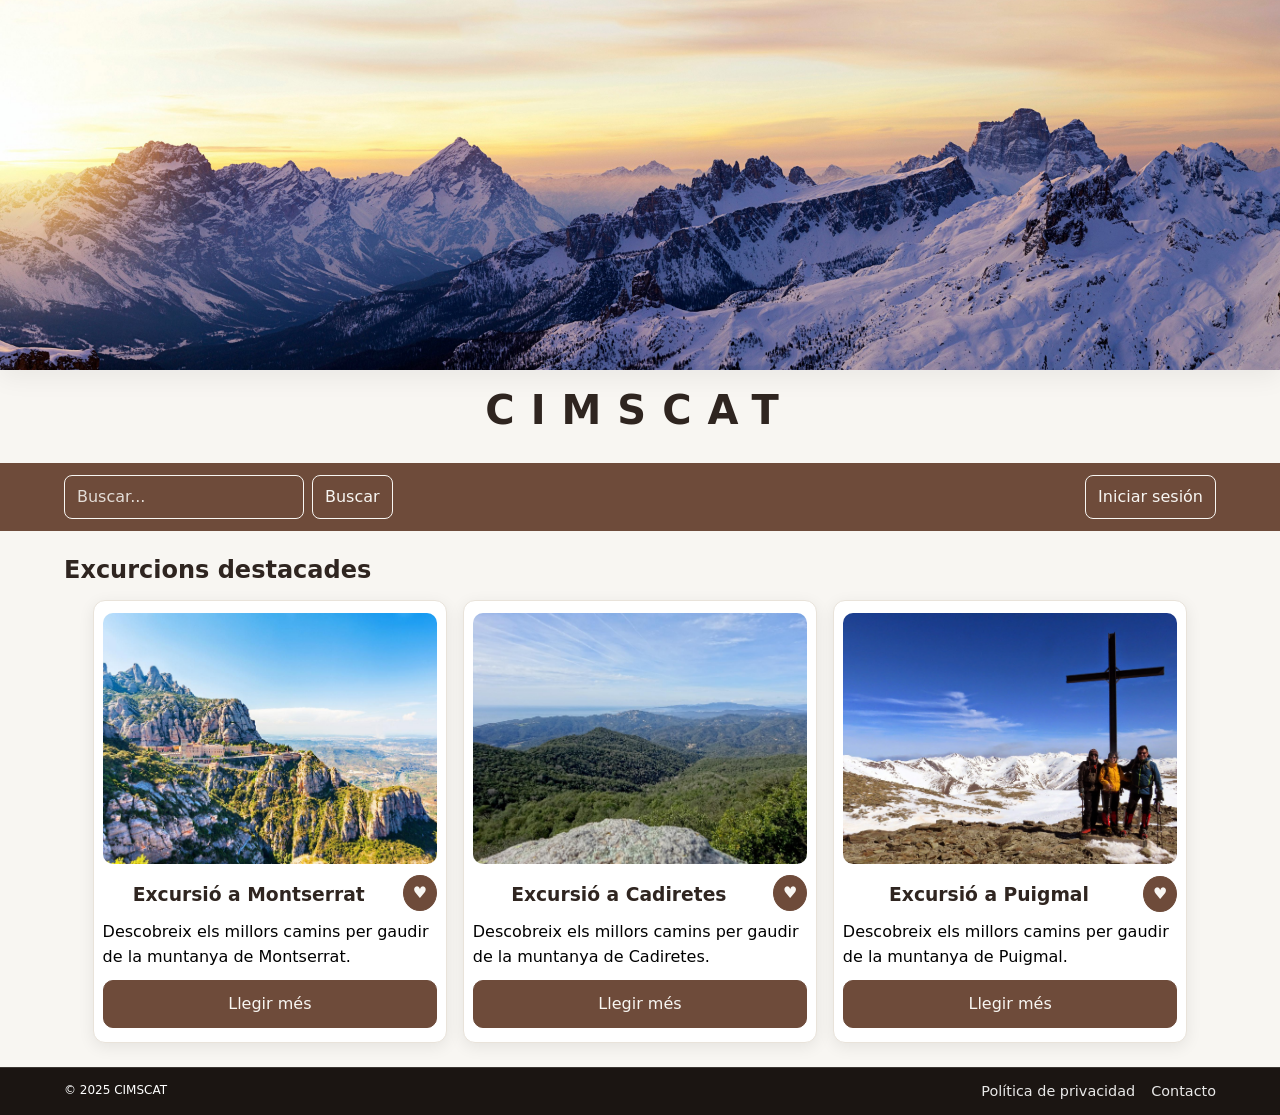
<file: public/index.html>
<!DOCTYPE html>
<html lang="ca">

<head>
  <meta charset="utf-8" />
  <meta name="viewport" content="width=device-width, initial-scale=1" />
  <title>Inici</title>
  <link rel="stylesheet" href="css/01-base.css" />
  <link rel="stylesheet" href="css/02-layout.css" />
  <link rel="stylesheet" href="css/03-componentes.css" />
  <link rel="stylesheet" href="css/04-paginas.css" />
</head>

<body>
  <header class="portada">
    <div class="portada__grande">
      <img class="portada__imagen" src="./img/banner.jpg" alt="Panorámica de montañas" />
    </div>
    <h1 class="portada__titulo">CimsCat</h1>
  </header>

  <div class="barra">
    <div class="contenedor barra__contenido">
      <div class="barra__grupo">
        <input class="entrada" type="search" placeholder="Buscar...">
        <button class="boton">Buscar</button>
      </div>
      <a class="boton" href="login.html">Iniciar sesión</a>
      <a class="boton oculto" href="perfil.html">Perfil</a>
    </div>
  </div>


  <section class="seccion seccion--suave">
    <div class="contenedor">
      <h2 class="seccion__titulo inicio-destacados__titulo">Excurcions destacades</h2>

      <div class="rejilla-3 inicio-destacados__rejilla">

        <article class="tarjeta">
          <img class="tarjeta__imagen" src="./img/montserrat.jpg" alt="Imatge de Montserrat">
          <div class="tarjeta__encabezado">
            <h3 class="tarjeta__titulo">Excursió a Montserrat</h3>
            <button class="boton-corazon" aria-label="Afegir als preferits">♥</button>
          </div>
          <p class="tarjeta__texto">Descobreix els millors camins per gaudir de la muntanya de Montserrat.</p>
          <a class="tarjeta__cta" href="publicacio.html">Llegir més</a>
        </article>

        <article class="tarjeta">
          <img class="tarjeta__imagen" src="./img/cadiretes.jpg" alt="Imatge de Cadiretes">
          <div class="tarjeta__encabezado">
            <h3 class="tarjeta__titulo">Excursió a Cadiretes</h3>
            <button class="boton-corazon" aria-label="Afegir als preferits">♥</button>
          </div>
          <p class="tarjeta__texto">Descobreix els millors camins per gaudir de la muntanya de Cadiretes.</p>
          <a class="tarjeta__cta" href="publicacio.html">Llegir més</a>
        </article>

        <article class="tarjeta">
          <img class="tarjeta__imagen" src="./img/puigmal.jpg" alt="Imatge de Puigmal">
          <div class="tarjeta__encabezado">
            <h3 class="tarjeta__titulo">Excursió a Puigmal</h3>
            <button class="boton-corazon" aria-label="Afegir als preferits">♥</button>
          </div>
          <p class="tarjeta__texto">Descobreix els millors camins per gaudir de la muntanya de Puigmal.</p>
          <a class="tarjeta__cta" href="publicacio.html">Llegir més</a>
        </article>

      </div>
    </div>
  </section>


  <footer class="pie">
    <div class="contenedor pie__contenido">
      <small>© 2025 CIMSCAT</small>
      <nav class="pie__enlaces" aria-label="Enlaces legales">
        <a href="/privacidad.html">Política de privacidad</a>
        <a href="/contacto.html">Contacto</a>
      </nav>
    </div>
  </footer>

</body>

</html>
</file>
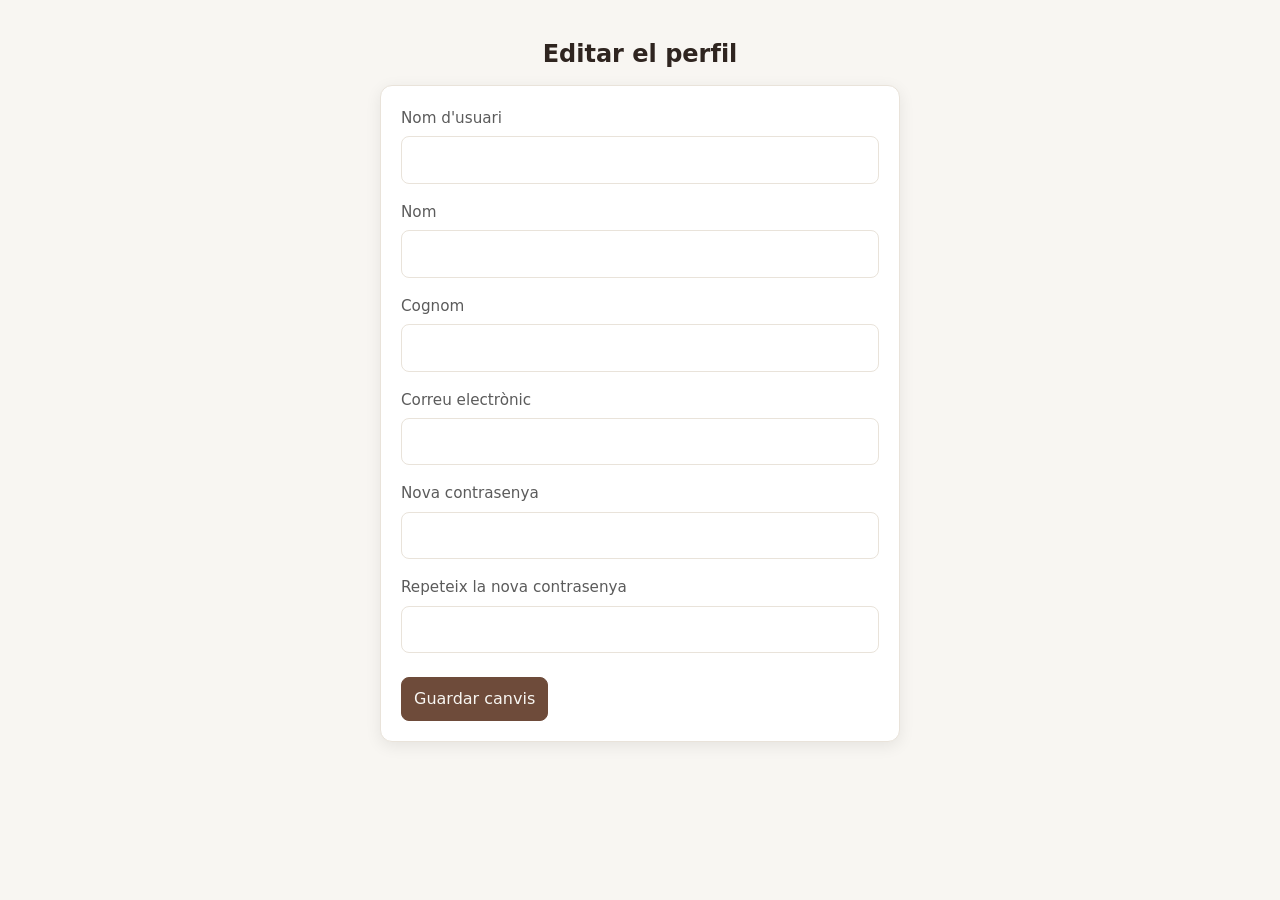
<file: public/editperfil.html>
<!DOCTYPE html>
<html lang="ca">
<head>
    <meta charset="UTF-8">
    <meta name="viewport" content="width=device-width, initial-scale=1.0">
    <title>Pàgina d'Edició de perfil'</title>
    <link rel="stylesheet" href="css/01-base.css" />
    <link rel="stylesheet" href="css/02-layout.css" />
    <link rel="stylesheet" href="css/03-componentes.css" />
    <link rel="stylesheet" href="css/04-paginas.css" />
</head>

<body>
    <section class="seccion login">
        <div class="contenedor">
            <h1 class="seccion__titulo login__titulo">Editar el perfil</h1>

            <div class="login__card">
                <form action="perfil.html" method="get" class="login__form" novalidate>
                    <div class="login__grupo">
                        <label for="nomUsuari" class="login__label">Nom d'usuari</label>
                        <input type="text" id="nomUsuari" name="nomUsuari" class="login__input" autocomplete="username"
                            required />
                    </div>

                    <div class="login__grupo">
                        <label for="nom" class="login__label">Nom</label>
                        <input type="text" id="nom" name="nom" class="login__input" required />
                    </div>

                    <div class="login__grupo">
                        <label for="cognom" class="login__label">Cognom</label>
                        <input type="text" id="cognom" name="cognom" class="login__input" required />
                    </div>

                    <div class="login__grupo">
                        <label for="correu" class="login__label">Correu electrònic</label>
                        <input type="email" id="correu" name="correu" class="login__input" required />
                    </div>

                    <div class="login__grupo">
                        <label for="contrasenya" class="login__label">Nova contrasenya</label>
                        <input type="password" id="contrasenya" name="contrasenya" class="login__input" required />
                    </div>

                    <div class="login__grupo">
                        <label for="contrasenya" class="login__label">Repeteix la nova contrasenya</label>
                        <input type="password" id="contrasenya" name="contrasenya" class="login__input" required />
                    </div>

                    <div class="login__acciones">
                        <button type="submit" class="boton boton--marca">Guardar canvis</button>
                    </div>
                </form>
            </div>
        </div>
    </section>
</body>
</html>
</file>
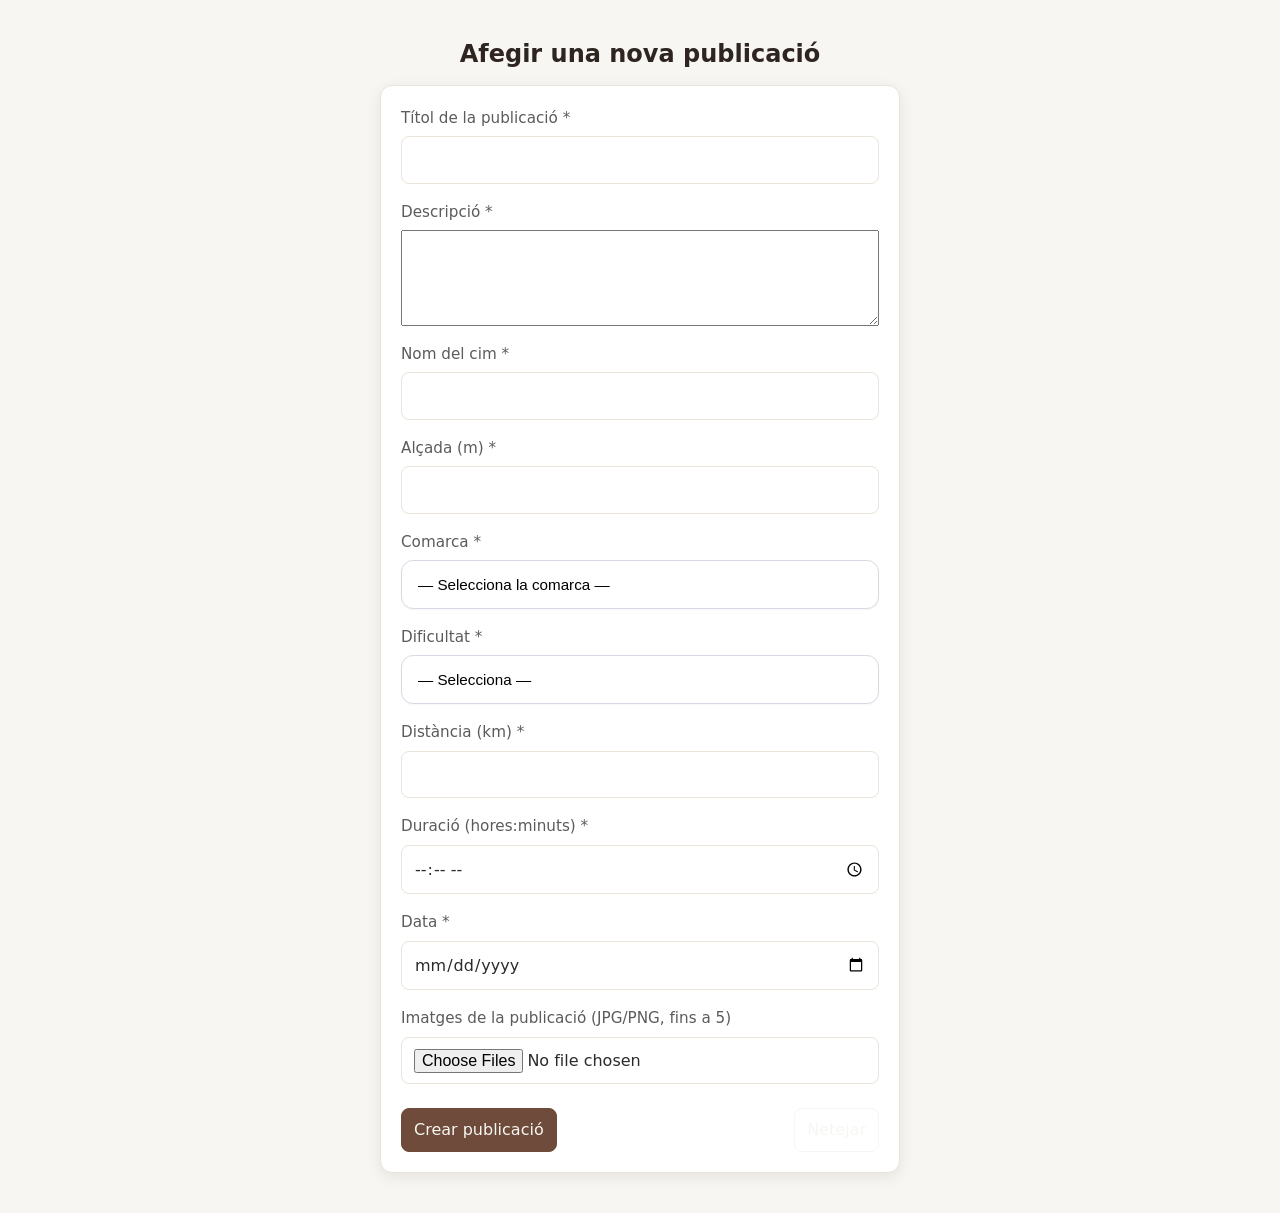
<file: public/novapublicacio.html>
<!DOCTYPE html>
<html lang="ca">

<head>
    <meta charset="UTF-8" />
    <meta name="viewport" content="width=device-width, initial-scale=1.0" />
    <title>Pàgina de nova publicació</title>
    <link rel="stylesheet" href="css/01-base.css" />
    <link rel="stylesheet" href="css/02-layout.css" />
    <link rel="stylesheet" href="css/03-componentes.css" />
    <link rel="stylesheet" href="css/04-paginas.css" />
</head>

<body>
    <section class="seccion login">
        <div class="contenedor">
            <h1 class="seccion__titulo login__titulo">
                Afegir una nova publicació
            </h1>

            <div class="login__card">
                <form action="publicacio.html" method="get" class="login__form" enctype="multipart/form-data"
                    novalidate>
                    <!-- Títol -->
                    <div class="login__grupo">
                        <label for="titol" class="login__label">Títol de la publicació *</label>
                        <input type="text" id="titol" name="titol" class="login__input" autocomplete="off" required
                            maxlength="120" />
                    </div>

                    <!-- Descripció -->
                    <div class="login__grupo">
                        <label for="descripcio" class="login__label">Descripció *</label>
                        <textarea id="descripcio" name="descripcio" class="login__textarea" rows="6"
                            required></textarea>
                    </div>

                    <!-- Nom del cim -->
                    <div class="login__grupo">
                        <label for="nom_cim" class="login__label">Nom del cim *</label>
                        <input type="text" id="nom_cim" name="nom_cim" class="login__input" autocomplete="off"
                            required />
                    </div>

                    <!-- Alçada (m) -->
                    <div class="login__grupo">
                        <label for="alcada" class="login__label">Alçada (m) *</label>
                        <input type="number" id="alcada" name="alcada" class="login__input" min="0" max="6000" step="1"
                            required />
                    </div>

                    <!-- Comarca -->
                    <div class="login__grupo">
                        <label for="comarca" class="login__label">Comarca *</label>
                        <select id="comarca" name="comarca" class="login__select" required></select>
                        <script>
                            const COMARQUES = ["Alt Camp","Alt Empordà","Alt Penedès","Alt Urgell","Alta Ribagorça","Anoia","Bages","Baix Camp","Baix Ebre","Baix Empordà","Baix Llobregat","Baix Penedès","Barcelonès","Berguedà","Cerdanya","Conca de Barberà","Garraf","Garrigues","Garrotxa","Gironès","Maresme","Moianès","Montsià","Noguera","Osona","Pallars Jussà","Pallars Sobirà","Pla d'Urgell","Pla de l'Estany","Priorat","Ribera d'Ebre","Ripollès","Segarra","Segrià","Selva","Solsonès","Tarragonès","Terra Alta","Urgell","Val d'Aran","Vallès Occidental","Vallès Oriental"];

                            const s = document.getElementById("comarca");
                            s.innerHTML =
                                "<option disabled selected>— Selecciona la comarca —</option>" +
                                COMARQUES.map((c) => `<option>${c}</option>`).join("") +
                                '<option value="altres">Altres…</option>';
                        </script>
                    </div>

                    <!-- Dificultat -->
                    <div class="login__grupo">
                        <label for="dificultat" class="login__label">Dificultat *</label>
                        <select id="dificultat" name="dificultat" class="login__select" required>
                            <option value="" selected disabled>— Selecciona —</option>
                            <option value="facil">Fàcil</option>
                            <option value="mig">Mig</option>
                            <option value="dificil">Difícil</option>
                        </select>
                    </div>

                    <!-- Distància (km) -->
                    <div class="login__grupo">
                        <label for="distancia" class="login__label">Distància (km) *</label>
                        <input type="number" id="distancia" name="distancia" class="login__input" min="0" step="0.1"
                            required />
                    </div>

                    <!-- Duració (hores:minuts) -->
                    <div class="login__grupo">
                        <label for="temps_ruta" class="login__label">Duració (hores:minuts) *</label>
                        <!-- input time retorna HH:MM -->
                        <input type="time" id="temps_ruta" name="temps_ruta" class="login__input" required />
                    </div>

                    <!-- Data de la publicació / de l'excursió -->
                    <div class="login__grupo">
                        <label for="data_publicacio" class="login__label">Data *</label>
                        <input type="date" id="data_publicacio" name="data_publicacio" class="login__input" required />
                    </div>

                    <!-- Imatges -->
                    <div class="login__grupo">
                        <label for="imatges" class="login__label">Imatges de la publicació (JPG/PNG, fins a 5)</label>
                        <input type="file" id="imatges" name="imatges[]" class="login__input" accept=".jpg,.jpeg,.png"
                            multiple />
                    </div>

                    <!-- ID usuari (omplir al servidor) -->
                    <input type="hidden" id="usuari_id" name="usuari_id" value="<?= $_SESSION['user_id'] ?? '' ?>" />

                    <!-- Accions -->
                    <div class="login__acciones">
                        <button type="submit" class="boton boton--marca">
                            Crear publicació
                        </button>
                        <button type="reset" class="boton">Netejar</button>
                    </div>
                </form>
            </div>
        </div>
    </section>
</body>

</html>
</file>
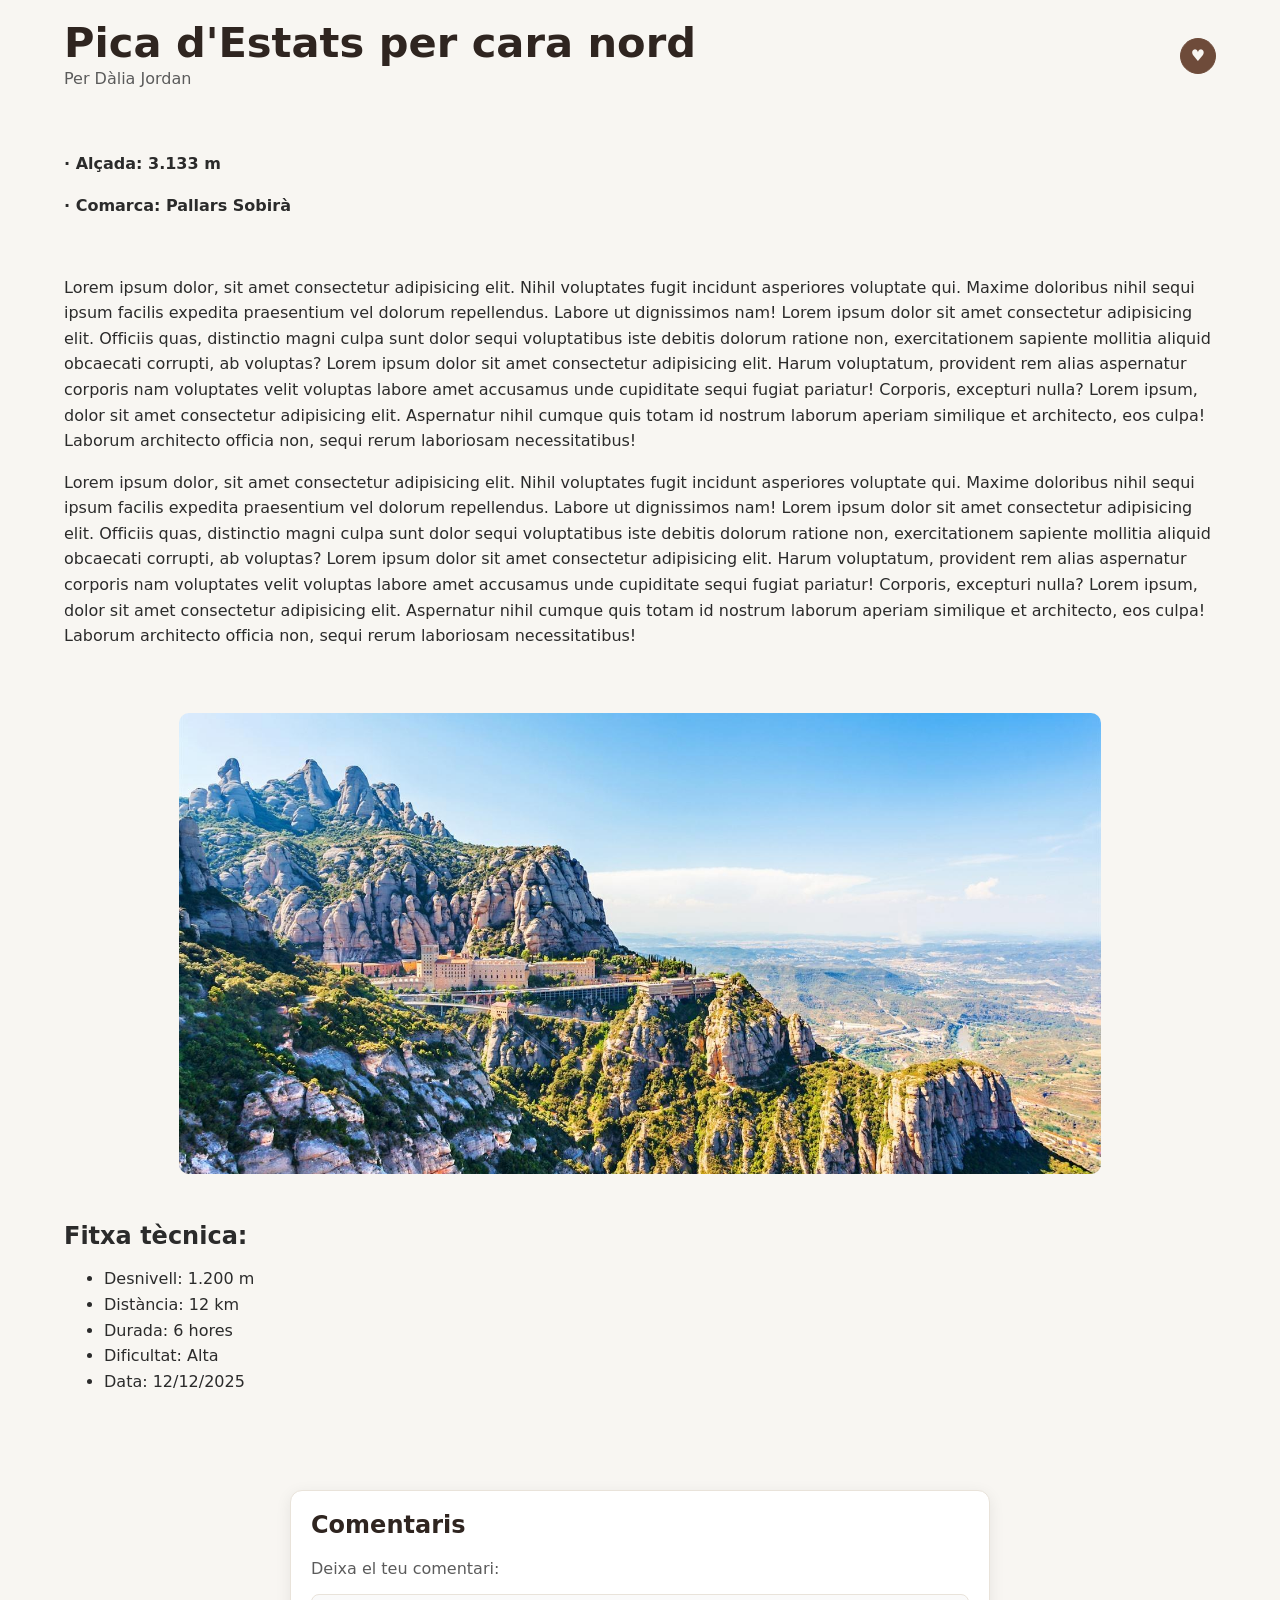
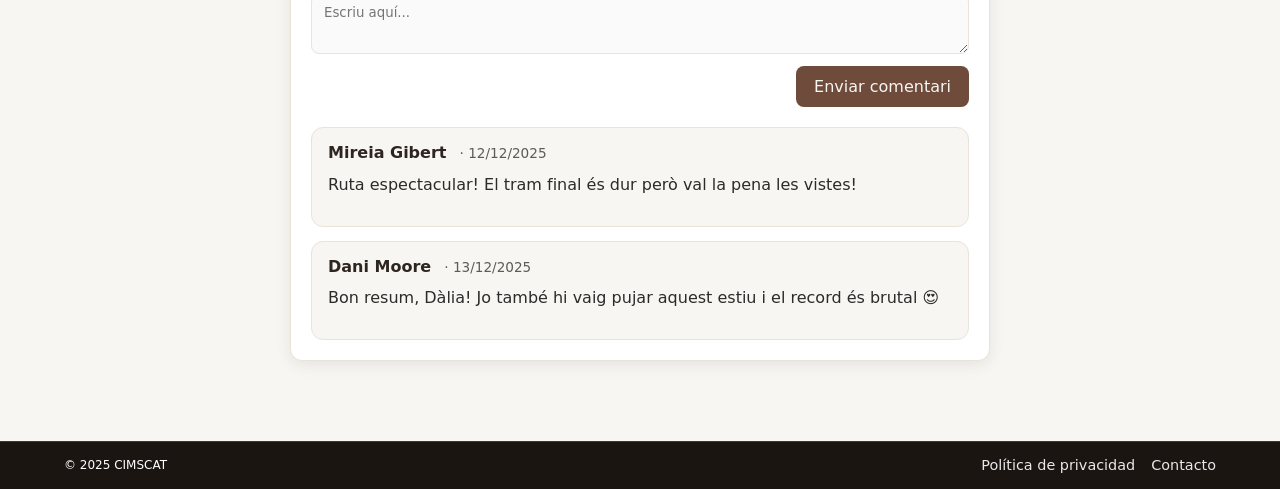
<file: public/publicacio.html>
<!DOCTYPE html>
<html lang="ca">
  <head>
    <meta charset="UTF-8" />
    <meta name="viewport" content="width=device-width, initial-scale=1.0" />
    <title>Pàgina de Publicació</title>
    <link rel="stylesheet" href="css/01-base.css" />
    <link rel="stylesheet" href="css/02-layout.css" />
    <link rel="stylesheet" href="css/03-componentes.css" />
    <link rel="stylesheet" href="css/04-paginas.css" />
  </head>

  <body>
    <header class="perfil__banner">
      <div class="contenedor">
        <div class="rejilla-2-1">
          <div class="perfil__saludo">
            <h1 class="seccion__titulo inicio-destacados__titulo">
              Pica d'Estats per cara nord
            </h1>
            <a href="perfil.html" class="publicacion__autor">Per Dàlia Jordan</a>
          </div>
          <div class="publicacion__like">
            <button class="boton-corazon" aria-label="Afegir als preferits">
              ♥
            </button>
          </div>
        </div>
      </div>
    </header>
    <section class="seccion seccion--suave">
      <div class="contenedor">
        <p><strong>· Alçada: 3.133 m</strong></p>
        <p><strong>· Comarca: Pallars Sobirà</strong></p>
        <div class="seccion">
          <p>
            Lorem ipsum dolor, sit amet consectetur adipisicing elit. Nihil
            voluptates fugit incidunt asperiores voluptate qui. Maxime doloribus
            nihil sequi ipsum facilis expedita praesentium vel dolorum
            repellendus. Labore ut dignissimos nam! Lorem ipsum dolor sit amet
            consectetur adipisicing elit. Officiis quas, distinctio magni culpa
            sunt dolor sequi voluptatibus iste debitis dolorum ratione non,
            exercitationem sapiente mollitia aliquid obcaecati corrupti, ab
            voluptas? Lorem ipsum dolor sit amet consectetur adipisicing elit.
            Harum voluptatum, provident rem alias aspernatur corporis nam
            voluptates velit voluptas labore amet accusamus unde cupiditate
            sequi fugiat pariatur! Corporis, excepturi nulla? Lorem ipsum, dolor
            sit amet consectetur adipisicing elit. Aspernatur nihil cumque quis
            totam id nostrum laborum aperiam similique et architecto, eos culpa!
            Laborum architecto officia non, sequi rerum laboriosam
            necessitatibus!
          </p>
          <p>
            Lorem ipsum dolor, sit amet consectetur adipisicing elit. Nihil
            voluptates fugit incidunt asperiores voluptate qui. Maxime doloribus
            nihil sequi ipsum facilis expedita praesentium vel dolorum
            repellendus. Labore ut dignissimos nam! Lorem ipsum dolor sit amet
            consectetur adipisicing elit. Officiis quas, distinctio magni culpa
            sunt dolor sequi voluptatibus iste debitis dolorum ratione non,
            exercitationem sapiente mollitia aliquid obcaecati corrupti, ab
            voluptas? Lorem ipsum dolor sit amet consectetur adipisicing elit.
            Harum voluptatum, provident rem alias aspernatur corporis nam
            voluptates velit voluptas labore amet accusamus unde cupiditate
            sequi fugiat pariatur! Corporis, excepturi nulla? Lorem ipsum, dolor
            sit amet consectetur adipisicing elit. Aspernatur nihil cumque quis
            totam id nostrum laborum aperiam similique et architecto, eos culpa!
            Laborum architecto officia non, sequi rerum laboriosam
            necessitatibus!
          </p>
        </div>
        <div class="seccion">
          <img
            class="publicacion__imagen"
            src="./img/montserrat.jpg"
            alt="Imatge de Montserrat"
          />
        </div>
        <div class="seccion">
          <h2>Fitxa tècnica:</h2>
          <ul>
            <li>Desnivell: 1.200 m</li>
            <li>Distància: 12 km</li>
            <li>Durada: 6 hores</li>
            <li>Dificultat: Alta</li>
            <li>Data: 12/12/2025</li>
          </ul>
        </div>
        <div class="seccion">
          <div class="comentaris">
            <h2>Comentaris</h2>
            <form action="#" method="post">
              <label for="comentari">Deixa el teu comentari:</label>
              <textarea
                id="comentari"
                name="comentari"
                rows="2"
                placeholder="Escriu aquí..."
                required
              ></textarea>
              <button type="submit">Enviar comentari</button>
            </form>

            <!-- Exemple de comentaris publicats -->
            <div class="llista-comentaris">
              <div class="comentari">
                <div>
                  <span class="comentari__autor">Mireia Gibert</span>
                  <span class="comentari__data">· 12/12/2025</span>
                </div>
                <p class="comentari__text">
                  Ruta espectacular! El tram final és dur però val la pena les
                  vistes!
                </p>
              </div>

              <div class="comentari">
                <div>
                  <span class="comentari__autor">Dani Moore</span>
                  <span class="comentari__data">· 13/12/2025</span>
                </div>
                <p class="comentari__text">
                  Bon resum, Dàlia! Jo també hi vaig pujar aquest estiu i el
                  record és brutal 😍
                </p>
              </div>
            </div>
          </div>
        </div>
      </div>
    </section>

    <footer class="pie">
      <div class="contenedor pie__contenido">
        <small>© 2025 CIMSCAT</small>
        <nav class="pie__enlaces" aria-label="Enlaces legales">
          <a href="/privacidad.html">Política de privacidad</a>
          <a href="/contacto.html">Contacto</a>
        </nav>
      </div>
    </footer>
  </body>
</html>
</file>
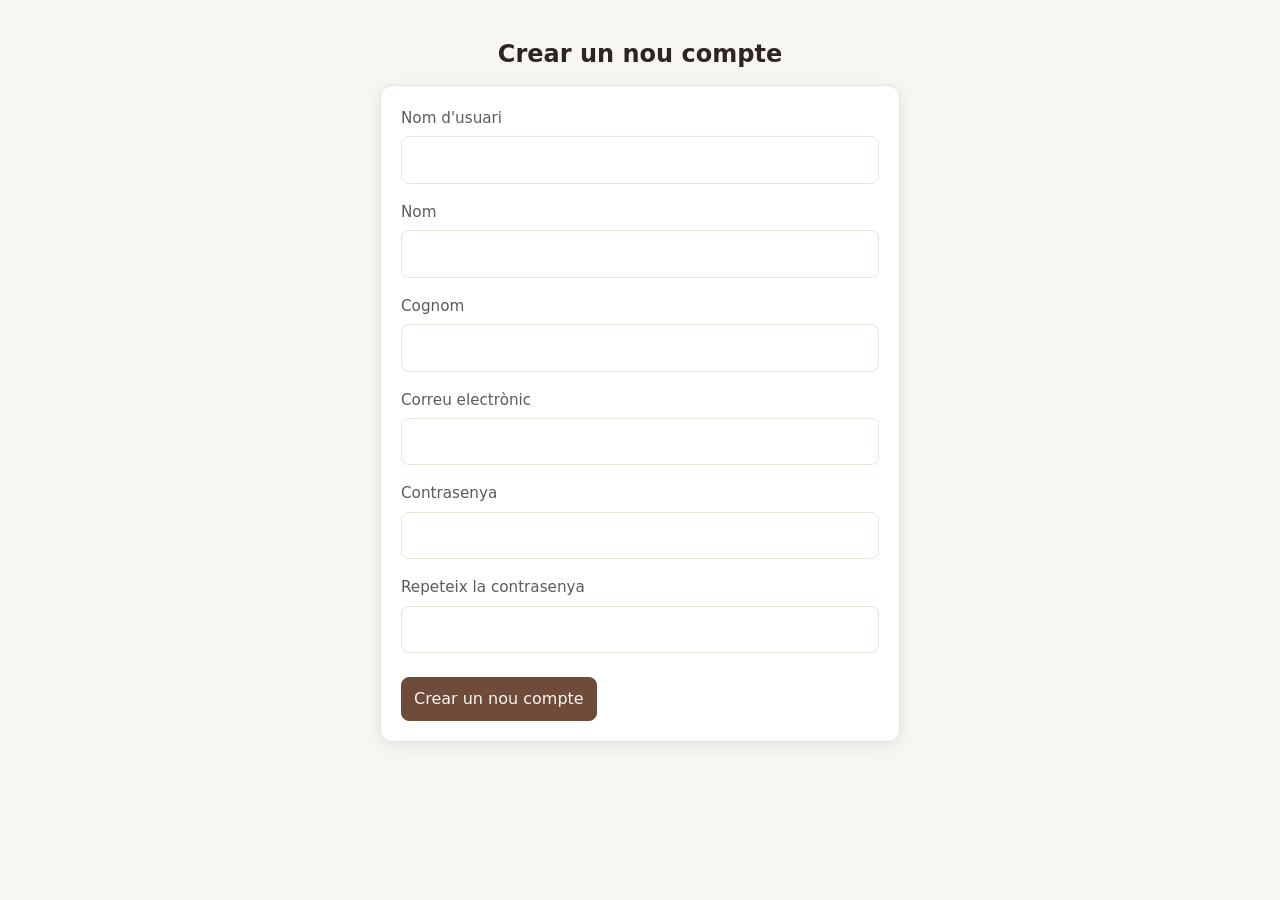
<file: public/register.html>
<!DOCTYPE html>
<html lang="ca">
<head>
    <meta charset="UTF-8">
    <meta name="viewport" content="width=device-width, initial-scale=1.0">
    <title>Pàgina de Registre</title>
    <link rel="stylesheet" href="css/01-base.css" />
    <link rel="stylesheet" href="css/02-layout.css" />
    <link rel="stylesheet" href="css/03-componentes.css" />
    <link rel="stylesheet" href="css/04-paginas.css" />
</head>

<body>
    <section class="seccion login">
        <div class="contenedor">
            <h1 class="seccion__titulo login__titulo">Crear un nou compte</h1>

            <div class="login__card">
                <form action="perfil.html" method="get" class="login__form" novalidate>
                    <div class="login__grupo">
                        <label for="nomUsuari" class="login__label">Nom d'usuari</label>
                        <input type="text" id="nomUsuari" name="nomUsuari" class="login__input" autocomplete="username"
                            required />
                    </div>

                    <div class="login__grupo">
                        <label for="nom" class="login__label">Nom</label>
                        <input type="text" id="nom" name="nom" class="login__input" required />
                    </div>

                    <div class="login__grupo">
                        <label for="cognom" class="login__label">Cognom</label>
                        <input type="text" id="cognom" name="cognom" class="login__input" required />
                    </div>

                    <div class="login__grupo">
                        <label for="correu" class="login__label">Correu electrònic</label>
                        <input type="email" id="correu" name="correu" class="login__input" required />
                    </div>

                    <div class="login__grupo">
                        <label for="contrasenya" class="login__label">Contrasenya</label>
                        <input type="password" id="contrasenya" name="contrasenya" class="login__input" required />
                    </div>

                    <div class="login__grupo">
                        <label for="contrasenya" class="login__label">Repeteix la contrasenya</label>
                        <input type="password" id="contrasenya" name="contrasenya" class="login__input" required />
                    </div>

                    <div class="login__acciones">
                        <button type="submit" class="boton boton--marca">Crear un nou compte</button>
                    </div>
                </form>
            </div>
        </div>
    </section>
</body>
</html>
</file>
<file: public/css/01-base.css>
/* =========================
   01-BASE — FUNDAMENTOS
   Qué define este archivo:
   1) Un reset corto para empezar “limpio”.
   2) Tokens (variables CSS) de color y medidas para reutilizar.
   3) Tipografía y estilos base de la página.
   4) Utilidades simples (contenedor, centrado, oculto).
   -------------------------
   CONSEJO:
   - Si aparece un color nuevo en el proyecto, añádelo aquí como variable.
   - No pongas componentes ni rejillas en este archivo.
   ========================= */


/* ======================================
   RESET CORTO
   - Asegura un comportamiento predecible entre navegadores.
   - “box-sizing: border-box” evita cálculos raros de ancho/alto.
   - Las imágenes nunca se desbordan y mantienen proporción.
   - Los inputs y botones heredan la fuente del documento.
   ====================================== */

*,
*::before,
*::after {
    /* Caja de contenido más intuitiva */
    box-sizing: border-box;
}

html,
body {
    /* Eliminamos márgenes/padding por defecto */
    margin: 0;
    padding: 0;
}

img {
    /* Imágenes fluidas: no salen del contenedor y guardan proporción */
    display: block;
    max-width: 100%;
    height: auto;
}

button,
input {
    /* Los controles usan la misma tipografía que el body */
    font: inherit;
}


/* ======================================
   TOKENS (VARIABLES CSS)
   - Colores y medidas reusables en todo el proyecto.
   - Cambia aquí un valor y se actualiza en todas las hojas.
   Nomenclatura:
   --color-*     → colores globales
   --radio       → radio estándar de bordes
   --sombra      → sombra suave estándar
   ====================================== */

:root {
    /* Paleta principal del sitio */
    --color-fondo: #f8f6f2;
    /* beige claro (fondo general) */
    --color-texto: #2b2b2b;
    /* texto principal */
    --color-texto-suave: #5b5b5b;
    /* texto secundario */
    --color-titulo: #2f2520;
    /* color para títulos/secciones */
    --color-marca: #6e4b3a;
    /* marrón principal (botones, barra) */
    --color-marca-tinta: #f8f6f2;
    /* texto sobre color marca (alto contraste) */
    --color-linea: #e9e3da;
    /* líneas/bordes suaves */
    --color-pie: #1b1512;
    /* marrón muy oscuro (footer) */

    /* Bordes y sombras reutilizables */
    --radio: 12px;
    --sombra: 0 4px 16px rgba(0, 0, 0, .08);
}


/* ======================================
   TIPOGRAFÍA Y ESTILOS BASE
   - Ajustes globales de fuente, colores y legibilidad.
   - Los márgenes de títulos se normalizan para consistencia.
   - Enlaces con color de marca y subrayado al pasar.
   ====================================== */

body {
    /* Colores globales del sitio */
    background: var(--color-fondo);
    color: var(--color-texto);

    /* Fuente del sistema: rápida y consistente por plataforma */
    font-family: system-ui, -apple-system, "Segoe UI", Roboto, Arial, sans-serif;

    /* Legibilidad de párrafos */
    line-height: 1.6;
}

h1,
h2,
h3 {
    /* Separación inferior homogénea y line-height más compacto */
    margin: 0 0 1rem;
    line-height: 1.2;
}

a {
    /* Enlaces con color de marca y sin subrayado por defecto */
    color: var(--color-marca);
    text-decoration: none;
}

a:hover {
    /* Feedback visual al pasar el ratón */
    text-decoration: underline;
}


/* ======================================
   UTILIDADES (CLASES DE AYUDA)
   - Pequeñas clases para tareas frecuentes.
   - Úsalas cuando no tenga sentido crear un componente.
   ====================================== */

.contenedor {
    /* Ancho fluido: 90% del viewport hasta 1200px, centrado */
    width: 90%;
    max-width: 1200px;
    margin: 0 auto;
}

.texto-centrado {
    /* Centrar texto rápidamente */
    text-align: center;
}

.oculto {
    /* Ocultar un elemento (útil para estados o ayudas visuales) */
    display: none !important;
}


/* ======================================
   RECORDATORIO RÁPIDO DE USO
   --------------------------------------
   <section class="seccion">
     <div class="contenedor">
       <h2 class="seccion__titulo">Título</h2>
       <p>Contenido…</p>
     </div>
   </section>

   - Si necesitas un color nuevo, define:
     :root { --color-nuevo: #xxxxxx; }
     y úsalo: color: var(--color-nuevo);

   - No declares aquí estilos de componentes (botones, tarjetas, etc.):
     van en 03-componentes.css
   ====================================== */
</file>
<file: public/css/02-layout.css>
/* =========================
   02-LAYOUT — ESTRUCTURA Y REJILLAS
   Este archivo define:
   1) El “esqueleto” de las secciones (separación vertical, fondos de sección, color de títulos).
   2) Rejillas (grids) reutilizables para organizar columnas.
   3) Comportamiento responsive básico (apilar en pantallas estrechas).
   ========================= */


/* ======================================
   SECCIONES
   - .seccion         → bloque vertical con aire arriba/abajo (espacio)
   - .seccion--suave  → variante con fondo claro (beige del sitio)
   - .seccion__titulo → color correcto para títulos de sección
   USO RECOMENDADO:
   <section class="seccion seccion--suave">
     <div class="contenedor">
       <h2 class="seccion__titulo">Título</h2>
       ...contenido...
     </div>
   </section>
   ====================================== */

.seccion {
  /* Separación vertical para que las secciones “respiren” */
  padding: 24px 0;
}

.seccion--suave {
  /* Fondo suave (beige) que diferencia visualmente esta sección del resto */
  background: var(--color-fondo);
}

.seccion__titulo {
  /* Color de título coherente con el diseño del sitio */
  color: var(--color-titulo);
}


/* ======================================
   REJILLAS (GRIDS) REUTILIZABLES
   - .rejilla-1 → una sola columna (listas verticales, bloques apilados)
   - .rejilla-3 → tres columnas iguales (ideal para 3 tarjetas/cards)
   CONSEJO:
   - Usa las rejillas para el “layout”, no para decorar.
   - Dentro de cada celda pon tus componentes (tarjetas, etc.).
   ====================================== */

.rejilla-1 {
  /* Activamos Grid */
  display: grid;

  /* Una única columna que ocupa todo el ancho disponible */
  grid-template-columns: 1fr;

  /* Separación entre elementos de la rejilla */
  gap: 16px;
}

.rejilla-2 {
  /* Activamos Grid */
  display: grid;

  /* Dos columnas iguales de ancho */
  grid-template-columns: 1fr 1fr;

  /* Separación entre elementos de la rejilla */
  gap: 16px;
}

.rejilla-3 {
  display: grid;

  /* Tres columnas iguales de ancho */
  grid-template-columns: 1fr 1fr 1fr;

  /* Separación entre columnas/filas */
  gap: 16px;
}

.rejilla-2-1 {
  /* Activamos Grid */
  display: grid;

  /* Dos columnas (la izquierda dos veces más ancha) */
  grid-template-columns: 2fr 1fr;

  /* Separación entre elementos de la rejilla */
  gap: 16px;
}


/* ======================================
   RESPONSIVE (APILAR EN PANTALLAS ESTRECHAS)
   Objetivo:
   - Cuando el ancho de la pantalla sea ≤ 900px,
     la rejilla de 3 columnas pasa a 1 columna.
   Ventaja:
   - No tienes que cambiar el HTML: la rejilla se adapta sola.
   - Mejora la legibilidad en móvil y tablet en vertical.
   ====================================== */

@media (max-width: 900px) {
  .rejilla-3 {
    /* De 3 columnas → 1 columna */
    grid-template-columns: 1fr;
  }
}

/* Responsive: apilar en pantalles estretes */
@media (max-width: 900px) {

  .rejilla-2,
  .rejilla-2-1 {
    grid-template-columns: 1fr;
  }
}


/* ======================================
   PATRÓN DE USO RESUMIDO (para recordar)
   --------------------------------------
   <section class="seccion [seccion--suave]">
     <div class="contenedor">
       <h2 class="seccion__titulo">Título</h2>

       <!-- Elige una rejilla según lo que necesites -->
       <div class="rejilla-1">
         <!-- elementos apilados -->
       </div>

       <div class="rejilla-3">
         <!-- 3 columnas en escritorio, 1 en móvil -->
       </div>
     </div>
   </section>
   ====================================== */
</file>
<file: public/css/03-componentes.css>
/* =========================
   03-COMPONENTES
   Qué incluye este archivo:
   - Portada (banner)
   - Barra (buscador + login)
   - Botones
   - Tarjeta (publicación)
   - Botón corazón
   - Pie (footer)
   - Ajustes responsive
   Consejo: lee los títulos de bloque y las notas de uso.
   ========================= */


/* ======================================
   PORTADA (BANNER)
   - Contiene una imagen panorámica y el título principal.
   - Usa el mismo ancho que el resto de la web (90%, máx 1200px).
   ====================================== */

.portada {
    /* Fondo suave y texto centrado para el bloque completo */
    background: var(--color-fondo);
    padding: 0 0 20px;
    text-align: center;
}

.portada__grande {
    /* --- Layout --- */
    height: 370px;
    /* alto fijo del rectángulo del banner */
    width: 100%;
    /* ancho fluido: 90% del viewport */
    /* no crece más de 1200px */
    margin: 0 auto;
    /* centra el rectángulo */

    /* --- Caja --- */
    overflow: hidden;
    /* recorta la imagen si sobresale */
    /* esquinas redondeadas coherentes */
    box-shadow: 0 8px 24px rgba(0, 0, 0, .06);
    /* sombra suave */
}

.portada__imagen {
    /* La imagen rellena el contenedor sin deformarse */
    width: 100%;
    height: 100%;
    object-fit: cover;
}

.portada__titulo {
    /* Título con estilo de marca */
    margin: 16px 0 8px;
    color: var(--color-titulo);
    letter-spacing: 0.4em;
    /* separa un poco las letras */
    font-size: 2.5rem;
    text-transform: uppercase;
}


/* ======================================
   BARRA (BUSCADOR + LOGIN)
   - Banda a todo el ancho con contenido centrado.
   - A la izquierda: input + botón Buscar.
   - A la derecha: botón Iniciar sesión.
   ====================================== */

.barra {
    width: 100%;
    /* ocupa todo el ancho */
    background: var(--color-marca);
    /* fondo marrón */
    color: var(--color-marca-tinta);
    /* texto claro */
    border-top: 1px solid var(--color-marca-tinta);
    border-bottom: 1px solid var(--color-marca-tinta);
}

.barra__contenido {
    /* --- Layout de fila: izquierda/derecha --- */
    display: flex;
    align-items: center;
    /* centra verticalmente */
    justify-content: space-between;
    /* separa extremos */
    gap: 12px;
    /* hueco entre grupos */
    padding: 12px 0;
    /* aire arriba/abajo */
}

.barra .contenedor {
    /* Mantiene mismo ancho visual que la portada */
    width: 90%;
    max-width: 1200px;
}

.barra__grupo {
    /* Grupo del buscador: input + botón */
    display: flex;
    align-items: center;
    gap: 8px;
}

.entrada {
    /* Campo de búsqueda sobre fondo oscuro */
    min-width: 240px;
    /* evita que quede demasiado pequeño */
    padding: 8px 12px;
    border-radius: 8px;
    border: 1.5px solid var(--color-marca-tinta);
    background: transparent;
    color: var(--color-marca-tinta);
}

.entrada::placeholder {
    color: rgba(248, 246, 242, .85);
    /* placeholder legible en oscuro */
}

.boton {
    /* Botón genérico (buscar, iniciar sesión, etc.) */
    display: inline-flex;
    align-items: center;
    justify-content: center;

    padding: 8px 12px;
    border-radius: 8px;
    cursor: pointer;
    text-decoration: none;

    border: 1.5px solid var(--color-marca-tinta);
    background: transparent;
    /* por defecto: transparente */
    color: var(--color-marca-tinta);
}

.boton:hover {
    filter: brightness(.95);
}

.boton--marca {
    /* Variante sólida con color de marca */
    background: var(--color-marca);
    color: var(--color-marca-tinta);
    border-color: var(--color-marca);
}

.boton--contraste {
    background: var(--color-marca-tinta);
    color: var(--color-marca);
    border-color: var(--color-marca);
}

.tabla {
    width: 100%;
}

.tabla td {
    padding: 12px;
    border-bottom: 1px solid var(--color-linea);
}

.tabla__derecha {
    text-align: right;
}

.login__select {
    width: 100%;
    appearance: none;
    /* amaga la fletxa nativa */
    -webkit-appearance: none;
    -moz-appearance: none;
    padding: 0.9rem 3rem 0.9rem 1rem;
    border: 1.5px solid #d9d9e3;
    border-radius: 12px;
    background: #fff;
    font-size: 0.95rem;
    line-height: 1.2;
    transition: border-color .2s, box-shadow .2s, background-color .2s;
    box-shadow: 0 1px 2px rgba(0, 0, 0, .04);
}


/* ======================================
   TARJETA (PUBLICACIÓN)
   - Mismo patrón para lista de publicaciones o destacados.
   - Estructura: imagen → encabezado (título + botón) → texto → CTA.
   ====================================== */

.tarjeta {
    /* --- Layout --- */
    display: flex;
    flex-direction: column;
    align-items: center;
    height: 100%;
    /* rellena la celda de la rejilla */
    padding: 12px 0 14px;

    /* --- Caja --- */
    background: #fff;
    border: 1px solid var(--color-linea);
    border-radius: var(--radio);
    box-shadow: var(--sombra);
}

.tarjeta__encabezado {
    /* Fila: título a la izquierda, botón a la derecha */
    width: 95%;
    display: flex;
    align-items: center;
    justify-content: space-between;
    gap: 8px;
    margin: 10px 0 6px;
}

.tarjeta__imagen {
    /* Imagen consistente dentro de la tarjeta */
    width: 95%;
    aspect-ratio: 4/3;
    /* cambia a 1/1 si prefieres cuadrada */
    object-fit: cover;
    border-radius: 10px;
}

.tarjeta__titulo {
    width: 95%;
    margin: 10px 0 6px;
    color: var(--color-titulo);
    text-align: center;
}

.tarjeta__texto {
    width: 95%;
    margin: 0 0 10px;
    color: #000;
    /* texto de cuerpo en negro */
}

.tarjeta__cta {
    /* Botón de llamada a la acción al ancho de la tarjeta */
    display: block;
    width: 95%;
    text-align: center;
    padding: 10px 12px;
    border-radius: 10px;
    background: var(--color-marca);
    color: var(--color-marca-tinta);
    text-decoration: none;
    border: 1.5px solid var(--color-marca);
}

.tarjeta__cta:hover {
    filter: brightness(.95);
}


/* ======================================
   BOTÓN CIRCULAR CON CORAZÓN
   - Pensado para “favoritos”.
   - Úsalo dentro de .tarjeta__encabezado.
   ====================================== */

.boton-corazon {
    /* --- Layout --- */
    display: inline-flex;
    align-items: center;
    justify-content: center;
    width: 36px;
    height: 36px;

    /* --- Caja --- */
    border-radius: 50%;
    border: 1.5px solid var(--color-marca);
    background: var(--color-marca);

    /* --- Color/Text --- */
    color: var(--color-marca-tinta);
    /* corazón blanco */
    font-size: 16px;
    line-height: 1;

    /* --- Otros --- */
    cursor: pointer;
    outline: none;
    /* quitamos el outline por defecto */
}

.boton-corazon:hover {
    filter: brightness(.95);
}

.boton-corazon:focus {
    box-shadow: 0 0 0 3px rgba(110, 75, 58, .25);
}

/* halo visible teclado */
.boton-corazon:active {
    transform: translateY(1px);
}

/* micro-feedback */

/* Truco rápido:
   - ♥ → corazón sólido (blanco).
   - ♡ → corazón contorno (transparente).
*/


/* ======================================
   PIE (FOOTER)
   - Banda inferior a todo ancho.
   - Enlaces de privacidad/contacto a la derecha.
   ====================================== */

.pie {
    width: 100%;
    background: var(--color-pie);
    /* marrón muy oscuro, casi negro */
    color: #fff;
    border-top: 1px solid rgba(248, 246, 242, .15);
}

.pie__contenido {
    /* Fila: texto a la izquierda, enlaces a la derecha */
    display: flex;
    align-items: center;
    justify-content: space-between;
    gap: 12px;
    padding: 12px 0;
    font-size: .9rem;
}

.pie .contenedor {
    /* Igual ancho visual que portada y barra */
    width: 90%;
    max-width: 1200px;
}

.pie__enlaces {
    display: flex;
    gap: 16px;
}

.pie__enlaces a {
    color: #fff;
    text-decoration: none;
    opacity: .9;
}

.pie__enlaces a:hover {
    opacity: 1;
    text-decoration: underline;
}


/* ======================================
   RESPONSIVE (BARRA Y PIE)
   - En pantallas pequeñas apilamos verticalmente.
   ====================================== */

@media (max-width: 560px) {

    .barra__contenido,
    .pie__contenido {
        flex-direction: column;
        align-items: center;
    }

    .carousel {
        position: relative;
        margin-block: 1rem 2rem;
    }

    .carousel__track {
        display: grid;
        grid-auto-flow: column;
        grid-auto-columns: min(85%, 320px);
        gap: 1rem;
        overflow-x: auto;
        scroll-snap-type: x mandatory;
        padding: .25rem 2.5rem;
        /* espai per als botons */
    }

    .carousel__item {
        scroll-snap-align: start;
    }

    .carousel__btn {
        position: absolute;
        top: 50%;
        transform: translateY(-50%);
        inline-size: 2rem;
        block-size: 2rem;
        border-radius: 50%;
        border: 1px solid #795548;
        background: #fff;
        cursor: pointer;
        font-size: 1.25rem;
        line-height: 2rem;
        text-align: center;
    }

    .carousel__btn.prev {
        left: .25rem;
    }

    .carousel__btn.next {
        right: .25rem;
    }

}
</file>
<file: public/css/04-paginas.css>
/* =========================
   04-PÁGINAS
   Qué va aquí:
   - Estilos ESPECÍFICOS de cada página.
   - No pongas componentes reutilizables (van en 03-componentes.css).
   - No pongas rejillas genéricas (van en 02-layout.css).

   Sugerencia de uso:
   - Prefijo por página: .inicio-*, .detalle-*, .contacto-*
   - Mantén estos estilos al mínimo: solo lo que esa página necesita.
   ========================= */


/* =========================
   HOME / INICIO
   - Ajustes propios de la portada (index.html)
   ========================= */


/* Contenedor de las cards en Home */
.inicio-destacados__rejilla {
  /* Ancho visual alineado con el resto (95% hasta 1400px) */
  width: 95%;
  max-width: 1400px;
  margin: 0 auto;
  /* centrado */
}

/* (Ejemplo opcional)
.inicio-banner--alto {
  Ajuste puntual si en la home quisieras un banner más alto:
  height: 380px;
}
*/

/* =========================
   LOGIN
   Estilos específicos para la página de login
   ========================= */

.login {
  /* un poco más de aire vertical que una sección normal */
  padding: 40px 0;
}

.login__titulo {
  text-align: center;
  margin-bottom: 16px;
}

.login__card {
  /* caja centrada tipo tarjeta */
  width: 100%;
  max-width: 520px;
  margin: 0 auto;
  background: #fff;
  border: 1px solid var(--color-linea);
  border-radius: var(--radio);
  box-shadow: var(--sombra);
  padding: 20px;
}

.login__form {
  display: grid;
  gap: 16px;
}

.login__grupo {
  display: grid;
  gap: 6px;
}

.login__label {
  color: var(--color-texto-suave);
  font-size: 0.95rem;
}

.login__input {
  padding: 10px 12px;
  border: 1.5px solid var(--color-linea);
  border-radius: 8px;
  background: #fff;
  color: var(--color-texto);
  outline: none;
}

.login__input:focus {
  border-color: var(--color-marca);
  box-shadow: 0 0 0 3px rgba(110, 75, 58, .15);
  /* halo con color de marca */
}

.login__acciones {
  display: flex;
  gap: 10px;
  justify-content: space-between;
  align-items: center;
  margin-top: 8px;
}

/* En pantallas pequeñas, apilar botones */
@media (max-width: 480px) {
  .login__acciones {
    flex-direction: column;
    align-items: stretch;
  }
}

/* =========================
   PERFIL
   Estilos específicos para la página de perfil
   ========================= */
/* Contenidor lateral: columna vertical */
.perfil__lateral {
  display: flex;
  flex-direction: column;
  gap: 12px;
  align-items: stretch;
  /* opcional */
}

/* El grup de dalt no necessita res especial */
.perfil__lateral_superior {
  display: grid;
  /* o block; com prefereixis */
  gap: 12px;
}

/* Aquest és el truc: baixa aquest bloc fins al fons */
.perfil__lateral_inferior {
  margin-top: auto;
  /* empeny cap avall */
  display: grid;
  /* opcional, per tenir gap si afegeixes més coses */
  gap: 12px;
}

/* ===== PERFIL — Banner ===== */
.perfil__banner {
  background: var(--color-fondo);
  padding: 20px 0;
}

/* Centra verticalment el contingut de la rejilla del banner */
.perfil__banner .rejilla-2-1 {
  align-items: center;
}

/* Text d'entrada */
.perfil__saludo h1 {
  color: var(--color-titulo);
  font-size: clamp(1.8rem, 3.5vw, 2.6rem);
  line-height: 1.1;
  margin: 0;
}

/* Avatar rodó al centre */
.perfil__avatar {
  justify-self: center;
  /* es col·loca al centre dins la columna 2 */
  width: 220px;
  aspect-ratio: 1/1;
  /* quadrat sempre */
  border-radius: 50%;
  /* cercle */
  overflow: hidden;
  /* retalla en cercle */
  border: 3px solid #fff;
  box-shadow: 0 4px 12px rgba(0, 0, 0, .12);
}

.perfil__avatar img {
  width: 100%;
  height: 100%;
  object-fit: cover;
  /* retallat sense deformar */
}

/* Responsive: quan s’apila, centrem l’avatar a sota */
@media (max-width: 900px) {
  .perfil__avatar {
    justify-self: center;
    margin-top: 12px;
  }
}

/* =========================
   PUBLICACIÓ
   Estilos específicos para la página de publicació
   ========================= */
/* Avatar rodó al centre */
.publicacion__like {
  justify-self: right;
  /* es col·loca a la dreta dins la columna 2 */
  /* quadrat sempre */
}

.publicacion__autor {
  color: var(--color-texto-suave);
  font-size: 1rem;
  margin: 8px 0 0 0;
}

.publicacion__imagen {
  width: 80%;
  object-fit: cover;
  margin: 0 auto;
  aspect-ratio: 4/2;
  border-radius: 10px;
}

/* =========================
   COMENTARIS — estil visual
   ========================= */
.comentaris {
  background: #fff;
  border: 1px solid var(--color-linea);
  border-radius: var(--radio);
  box-shadow: var(--sombra);
  padding: 20px;
  width: 100%;
  max-width: 700px;
  margin: 32px auto;
}

.comentaris h2 {
  color: var(--color-titulo);
  margin-bottom: 1rem;
}

.comentaris form {
  display: flex;
  flex-direction: column;
  gap: 12px;
}

.comentaris label {
  font-weight: 500;
  color: var(--color-texto-suave);
}

.comentaris textarea {
  resize: vertical;
  padding: 10px 12px;
  border: 1.5px solid var(--color-linea);
  border-radius: 8px;
  min-height: 60px;
  font-family: inherit;
  color: var(--color-texto);
  background: #fafafa;
  transition: border-color 0.2s, box-shadow 0.2s;
}

.comentaris textarea:focus {
  border-color: var(--color-marca);
  box-shadow: 0 0 0 3px rgba(110, 75, 58, .15);
  outline: none;
}

.comentaris button {
  align-self: flex-end;
  background: var(--color-marca);
  color: var(--color-marca-tinta);
  border: none;
  padding: 8px 18px;
  border-radius: 8px;
  cursor: pointer;
  font-weight: 500;
  transition: filter .2s;
}

.comentaris button:hover {
  filter: brightness(0.95);
}

/* Si vols afegir la llista de comentaris */
.llista-comentaris {
  margin-top: 20px;
  display: grid;
  gap: 14px;
}

.comentari {
  background: var(--color-fondo);
  border: 1px solid var(--color-linea);
  border-radius: var(--radio);
  padding: 12px 16px;
}

.comentari__autor {
  font-weight: 600;
  color: var(--color-titulo);
}

.comentari__data {
  font-size: 0.85rem;
  color: var(--color-texto-suave);
  margin-left: 8px;
}

.comentari__text {
  margin-top: 6px;
  color: var(--color-texto);
}

.alerta { padding: 10px 12px; border-radius: 8px; margin: 12px 0; }
.alerta--ok   { background:#e9f9ef; border:1px solid #9bd4b2; color:#155724; }
.alerta--warn { background:#fff7d6; border:1px solid #f0d98a; color:#725700; }
.alerta--error{ background:#fdecea; border:1px solid #f5b5b0; color:#8a1f17; }


/* =========================
   RECORDATORIO
   - Si ves que algo de aquí podría servir en más páginas,
     muévelo a 03-componentes.css (como componente, botón, tarjeta…)
   - Si es layout/rejilla genérica, muévelo a 02-layout.css
   ========================= */
</file>
